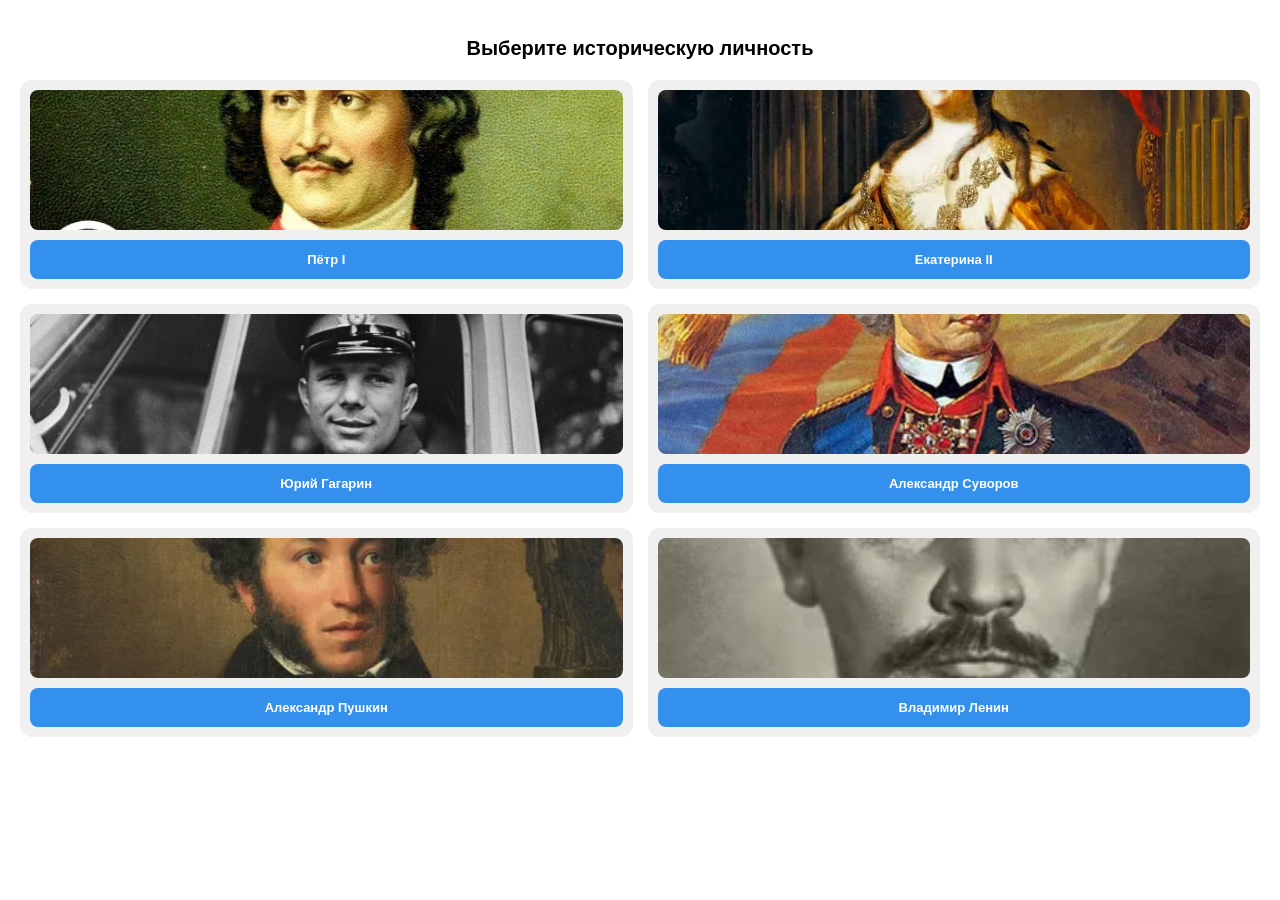
<file: index.html>
<!DOCTYPE html>
<html lang="ru">
<head>
    <meta charset="UTF-8">
    <meta name="viewport" content="width=device-width, initial-scale=1.0, maximum-scale=1.0, user-scalable=no">
    <link rel="stylesheet" href="style.css">
    <title>Исторические личности</title>
</head>
<body>
    <h2>Выберите историческую личность</h2>

    <div class="grid">
        <div class="item">
            <img src="peter.png" alt="Пётр I" class="img">
            <button class="btn" data-value="peter1">Пётр I</button>
        </div>
        <div class="item">
            <img src="catherine.png" alt="Екатерина II" class="img">
            <button class="btn" data-value="catherine2">Екатерина II</button>
        </div>
        <div class="item">
            <img src="gagarin.png" alt="Юрий Гагарин" class="img">
            <button class="btn" data-value="gagarin">Юрий Гагарин</button>
        </div>
        <div class="item">
            <img src="suvorov.png" alt="Александр Суворов" class="img">
            <button class="btn" data-value="suvorov">Александр Суворов</button>
        </div>
        <div class="item">
            <img src="pushkin.png" alt="Александр Пушкин" class="img">
            <button class="btn" data-value="pushkin">Александр Пушкин</button>
        </div>
        <div class="item">
            <img src="lenin.png" alt="Владимир Ленин" class="img">
            <button class="btn" data-value="lenin">Владимир Ленин</button>
        </div>
    </div>

    <script src="https://telegram.org/js/telegram-web-app.js"></script>
    <script src="app.js"></script>
</body>
</html>
</file>
<file: style.css>
body {
    margin: 0;
    padding: 20px;
    font-family: -apple-system, BlinkMacSystemFont, 'Segoe UI', Roboto, Helvetica, Arial, sans-serif;
    background-color: var(--tg-theme-bg-color, #ffffff);
    color: var(--tg-theme-text-color, #000000);
}

h2 {
    text-align: center;
    font-size: 20px;
    margin-bottom: 20px;
}

.grid {
    display: grid;
    grid-template-columns: 1fr 1fr;
    gap: 15px;
}

.item {
    display: flex;
    flex-direction: column;
    align-items: center;
    background-color: var(--tg-theme-secondary-bg-color, #f0f0f0);
    border-radius: 12px;
    padding: 10px;
}

.img {
    width: 100%;
    height: 140px;
    object-fit: cover;
    border-radius: 8px;
    margin-bottom: 10px;
}

.btn {
    padding: 12px 10px;
    border: none;
    border-radius: 8px;
    background-color: var(--tg-theme-button-color, #3390ec);
    color: var(--tg-theme-button-text-color, #ffffff);
    font-size: 13px;
    font-weight: 600;
    cursor: pointer;
    width: 100%;
    transition: opacity 0.2s;
}

.btn:active {
    opacity: 0.7;
}

.btn.selected {
    background-color: #4CAF50;
}
</file>
